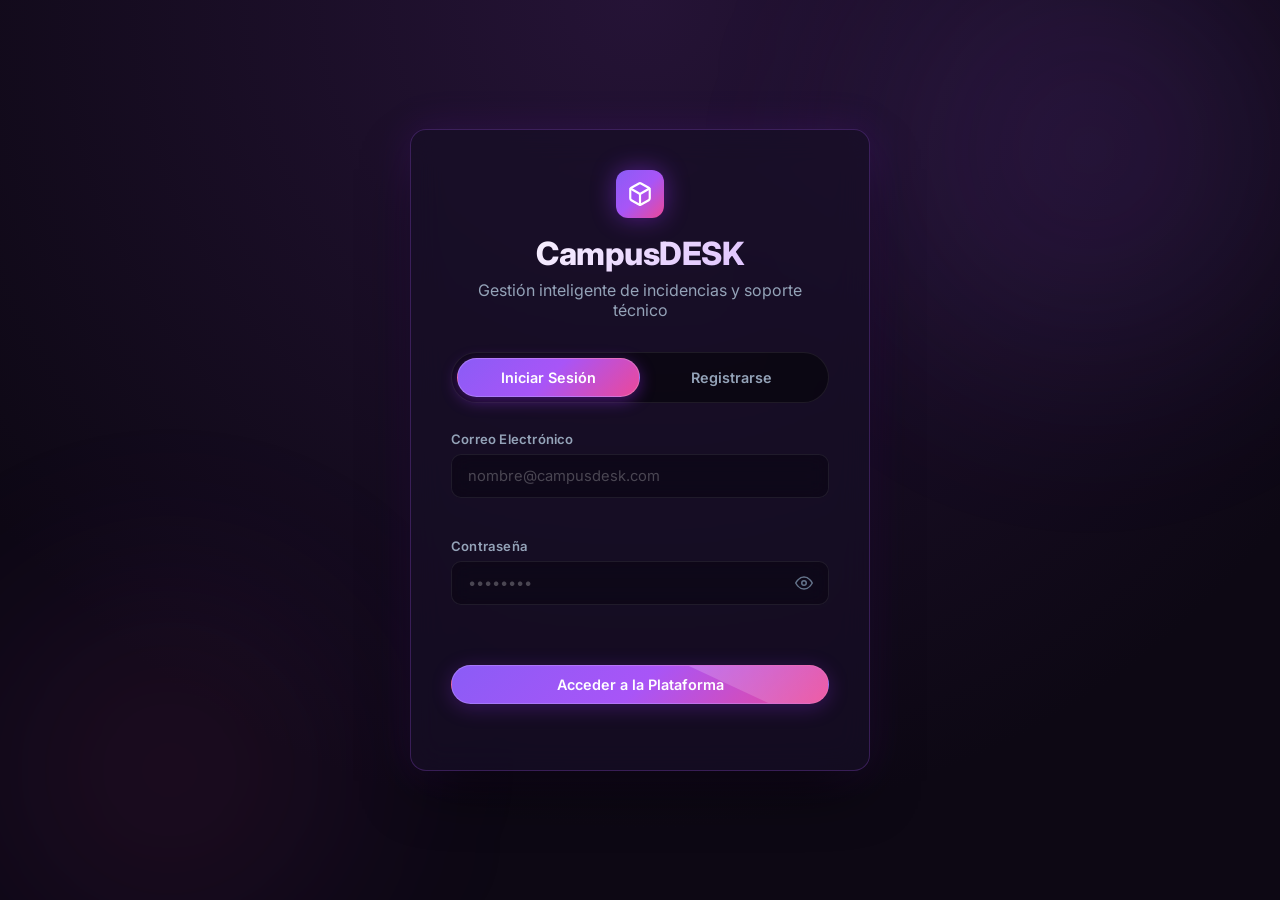
<file: Fronted/index.html>
<!DOCTYPE html>
<html lang="es">
<head>
    <meta charset="UTF-8">
    <meta name="viewport" content="width=device-width, initial-scale=1.0">
    <title>CampusDESK - Acceso</title>
    <link href="https://fonts.googleapis.com/css2?family=Inter:wght@400;500;600;700;800&display=swap" rel="stylesheet">
    <link rel="stylesheet" href="css/variables.css">
    <link rel="stylesheet" href="css/base.css">
    <link rel="stylesheet" href="css/components.css">
    <link rel="stylesheet" href="css/pages.css">
</head>
<body>
    <div class="purple-orb orb-1"></div>
    <div class="purple-orb orb-2"></div>
    
    <div class="auth-page">
        <div class="glass-card auth-container">
            <div class="auth-header">
                <div style="display: flex; justify-content: center; margin-bottom: 1rem;">
                    <div class="brand-icon" style="width: 48px; height: 48px; border-radius: 12px;">
                        <svg width="26" height="26" viewBox="0 0 24 24" fill="none" stroke="white" stroke-width="2" stroke-linecap="round" stroke-linejoin="round">
                            <path d="M21 16V8a2 2 0 0 0-1-1.73l-7-4a2 2 0 0 0-2 0l-7 4A2 2 0 0 0 3 8v8a2 2 0 0 0 1 1.73l7 4a2 2 0 0 0 2 0l7-4A2 2 0 0 0 21 16z"></path>
                            <polyline points="3.27 6.96 12 12.01 20.73 6.96"></polyline>
                            <line x1="12" y1="22.08" x2="12" y2="12"></line>
                        </svg>
                    </div>
                </div>
                <h1>CampusDESK</h1>
                <p class="text-muted">Gestión inteligente de incidencias y soporte técnico</p>
            </div>

            <div class="auth-tabs" id="auth-tabs-bar" role="tablist">
                <button type="button" class="auth-tab active" id="tab-login" role="tab" aria-selected="true" aria-controls="login-form">Iniciar Sesión</button>
                <button type="button" class="auth-tab" id="tab-register" role="tab" aria-selected="false" aria-controls="register-form">Registrarse</button>
            </div>

            <!-- Login Form -->
            <form id="login-form" role="tabpanel" aria-labelledby="tab-login">
                <div class="form-group">
                    <label class="form-label" for="login-email">Correo Electrónico</label>
                    <input type="email" id="login-email" class="form-control" placeholder="nombre@campusdesk.com" required autocomplete="email">
                    <span class="form-error" id="login-email-error"></span>
                </div>
                <div class="form-group">
                    <label class="form-label" for="login-password">Contraseña</label>
                    <div class="password-wrapper">
                        <input type="password" id="login-password" class="form-control" placeholder="••••••••" required autocomplete="current-password">
                        <button type="button" class="btn-toggle-password" id="btn-toggle-login-pwd" aria-label="Mostrar u ocultar contraseña">
                            <svg class="eye-open" width="18" height="18" viewBox="0 0 24 24" fill="none" stroke="currentColor" stroke-width="2" stroke-linecap="round" stroke-linejoin="round"><path d="M1 12s4-8 11-8 11 8 11 8-4 8-11 8-11-8-11-8z"></path><circle cx="12" cy="12" r="3"></circle></svg>
                            <svg class="eye-closed hidden" width="18" height="18" viewBox="0 0 24 24" fill="none" stroke="currentColor" stroke-width="2" stroke-linecap="round" stroke-linejoin="round"><path d="M17.94 17.94A10.07 10.07 0 0 1 12 20c-7 0-11-8-11-8a18.45 18.45 0 0 1 5.06-5.94M9.9 4.24A9.12 9.12 0 0 1 12 4c7 0 11 8 11 8a18.5 18.5 0 0 1-2.16 3.19m-6.72-1.07a3 3 0 1 1-4.24-4.24"></path><line x1="1" y1="1" x2="23" y2="23"></line></svg>
                        </button>
                    </div>
                    <span class="form-error" id="login-password-error"></span>
                </div>
                <button type="submit" class="btn btn-primary" style="width: 100%; margin-top: 1.25rem;" id="btn-login">
                    Acceder a la Plataforma
                </button>
                <div id="login-general-error" class="form-error text-center" style="margin-top: 10px;"></div>
            </form>

            <!-- Register Form -->
            <form id="register-form" class="hidden" role="tabpanel" aria-labelledby="tab-register">
                <div style="display: grid; grid-template-columns: 1fr 1fr; gap: 1rem;">
                    <div class="form-group">
                        <label class="form-label" for="reg-firstname">Nombre</label>
                        <input type="text" id="reg-firstname" class="form-control" placeholder="Juan" required autocomplete="given-name">
                        <span class="form-error" id="reg-firstname-error"></span>
                    </div>
                    <div class="form-group">
                        <label class="form-label" for="reg-lastname">Apellido</label>
                        <input type="text" id="reg-lastname" class="form-control" placeholder="Pérez" required autocomplete="family-name">
                        <span class="form-error" id="reg-lastname-error"></span>
                    </div>
                </div>
                <div class="form-group">
                    <label class="form-label" for="reg-email">Correo Electrónico</label>
                    <input type="email" id="reg-email" class="form-control" placeholder="nombre@campusdesk.com" required autocomplete="email">
                    <span class="form-error" id="reg-email-error"></span>
                </div>
                <div class="form-group">
                    <label class="form-label" for="reg-password">Contraseña</label>
                    <div class="password-wrapper">
                        <input type="password" id="reg-password" class="form-control" placeholder="••••••••" required minlength="6" autocomplete="new-password">
                        <button type="button" class="btn-toggle-password" id="btn-toggle-reg-pwd" aria-label="Mostrar u ocultar contraseña">
                            <svg class="eye-open" width="18" height="18" viewBox="0 0 24 24" fill="none" stroke="currentColor" stroke-width="2" stroke-linecap="round" stroke-linejoin="round"><path d="M1 12s4-8 11-8 11 8 11 8-4 8-11 8-11-8-11-8z"></path><circle cx="12" cy="12" r="3"></circle></svg>
                            <svg class="eye-closed hidden" width="18" height="18" viewBox="0 0 24 24" fill="none" stroke="currentColor" stroke-width="2" stroke-linecap="round" stroke-linejoin="round"><path d="M17.94 17.94A10.07 10.07 0 0 1 12 20c-7 0-11-8-11-8a18.45 18.45 0 0 1 5.06-5.94M9.9 4.24A9.12 9.12 0 0 1 12 4c7 0 11 8 11 8a18.5 18.5 0 0 1-2.16 3.19m-6.72-1.07a3 3 0 1 1-4.24-4.24"></path><line x1="1" y1="1" x2="23" y2="23"></line></svg>
                        </button>
                    </div>
                    <!-- Indicador visual de fortaleza de contraseña -->
                    <div class="password-strength-container" id="strength-container" style="display: none;">
                        <div class="password-strength-track">
                            <div class="password-strength-bar" id="strength-bar"></div>
                        </div>
                        <span class="password-strength-text" id="strength-text">Seguridad de contraseña</span>
                    </div>
                    <span class="form-error" id="reg-password-error"></span>
                    <small class="text-muted" style="display:block; margin-top:4px; font-size:0.75rem;">Mínimo 6 caracteres</small>
                </div>
                <button type="submit" class="btn btn-primary" style="width: 100%; margin-top: 1.25rem;" id="btn-register">
                    Crear Cuenta
                </button>
                <div id="reg-general-error" class="form-error text-center" style="margin-top: 10px;"></div>
            </form>
        </div>
    </div>

    <script type="module" src="js/index.js"></script>
</body>
</html>
</file>
<file: Fronted/css/variables.css>
:root {
  /* Fondo general - Deep dark violet con iluminación ambiental */
  --bg-page: #0d0814;
  --bg-page-gradient: radial-gradient(circle at 50% 0%, #251336 0%, #0d0814 75%);
  
  /* Layout y Glassmorphism */
  --bg-sidebar: #090510;
  --bg-main: linear-gradient(145deg, #120a1d 0%, #1b0e2b 100%);
  --bg-card: rgba(23, 14, 38, 0.72);
  --bg-card-hover: rgba(35, 20, 58, 0.85);
  --bg-glass-subtle: rgba(255, 255, 255, 0.035);
  --bg-input: rgba(12, 7, 20, 0.65);
  --bg-input-focus: rgba(18, 10, 32, 0.85);
  
  /* Acentos y brillos morados modernos */
  --accent: #9b30ff;
  --accent-primary: #9b30ff;
  --accent-hover: #b046ff;
  --accent-light: #c084fc;
  --accent-dark: #6b21a8;
  --accent-gradient: linear-gradient(135deg, #8b5cf6 0%, #a855f7 50%, #ec4899 100%);
  --accent-gradient-subtle: linear-gradient(135deg, rgba(139, 92, 246, 0.2) 0%, rgba(236, 72, 153, 0.15) 100%);
  --accent-glow: 0 0 25px rgba(155, 48, 255, 0.45);
  --accent-glow-subtle: 0 4px 20px rgba(155, 48, 255, 0.25);
  --accent-glow-strong: 0 0 35px rgba(168, 85, 247, 0.65);
  
  /* Sombras Glass */
  --card-shadow: 0 14px 38px -10px rgba(0, 0, 0, 0.65), 0 0 0 1px rgba(255, 255, 255, 0.05);
  --card-shadow-hover: 0 20px 48px -10px rgba(0, 0, 0, 0.75), 0 0 28px rgba(155, 48, 255, 0.25), 0 0 0 1px rgba(168, 85, 247, 0.35);
  --modal-shadow: 0 30px 70px -15px rgba(0, 0, 0, 0.85), 0 0 35px rgba(155, 48, 255, 0.2);
  
  /* Textos */
  --text-primary: #f8fafc;
  --text-secondary: #94a3b8;
  --text-muted: #64748b;
  --text-inverse: #090510;
  
  /* Bordes */
  --border: rgba(255, 255, 255, 0.08);
  --border-subtle: rgba(255, 255, 255, 0.04);
  --border-hover: rgba(168, 85, 247, 0.45);
  --border-focus: rgba(168, 85, 247, 0.75);
  
  /* Estados (Tickets) */
  --color-opened: #38bdf8;      /* Azul cian moderno */
  --color-assigned: #a78bfa;    /* Violeta claro */
  --color-in_process: #fbbf24;  /* Ámbar radiante */
  --color-resolved: #34d399;    /* Esmeralda */
  --color-closed: #94a3b8;      /* Pizarra fría */
  
  /* Prioridades */
  --color-low: #34d399;         /* Verde */
  --color-medium: #fbbf24;      /* Ámbar */
  --color-high: #fb923c;        /* Naranja */
  --color-critic: #f87171;      /* Rojo coral */
  
  /* Roles */
  --role-admin: #c084fc;        /* Violeta Admin */
  --role-technician: #38bdf8;   /* Azul Técnico */
  --role-user: #34d399;         /* Esmeralda Usuario */
  
  /* Tipografía y bordes */
  --font-family: 'Inter', system-ui, -apple-system, BlinkMacSystemFont, 'Segoe UI', Roboto, sans-serif;
  --radius-xs: 6px;
  --radius-sm: 10px;
  --radius-md: 16px;
  --radius-lg: 24px;
  --radius-full: 9999px;
  
  /* Animaciones y Transiciones */
  --transition-fast: 0.18s cubic-bezier(0.4, 0, 0.2, 1);
  --transition-normal: 0.28s cubic-bezier(0.4, 0, 0.2, 1);
  --transition-bounce: 0.4s cubic-bezier(0.34, 1.56, 0.64, 1);
}
</file>
<file: Fronted/css/base.css>
* {
  margin: 0;
  padding: 0;
  box-sizing: border-box;
}

html, body {
  height: 100%;
}

body {
  font-family: var(--font-family);
  background: var(--bg-page-gradient);
  background-color: var(--bg-page);
  color: var(--text-primary);
  min-height: 100vh;
  display: flex;
  overflow-x: hidden;
  -webkit-font-smoothing: antialiased;
  -moz-osx-font-smoothing: grayscale;
}

/* Scrollbar styling */
::-webkit-scrollbar {
  width: 8px;
  height: 8px;
}
::-webkit-scrollbar-track {
  background: rgba(0, 0, 0, 0.25); 
}
::-webkit-scrollbar-thumb {
  background: rgba(255, 255, 255, 0.14); 
  border-radius: var(--radius-full);
}
::-webkit-scrollbar-thumb:hover {
  background: rgba(168, 85, 247, 0.5); 
}

a {
  color: var(--text-primary);
  text-decoration: none;
  transition: var(--transition-normal);
}

ul {
  list-style: none;
}

button {
  cursor: pointer;
  border: none;
  background: none;
  font-family: inherit;
  color: inherit;
  outline: none;
}

input, textarea, select {
  font-family: inherit;
  color: inherit;
}

/* Accesibilidad: Foco visible universal */
:focus-visible {
  outline: 2px solid var(--accent);
  outline-offset: 3px;
  border-radius: var(--radius-xs);
}

/* Layout App (Sidebar + Main) - Soporta tanto .app-container como .app-layout */
.app-container,
.app-layout {
  display: flex;
  width: 100vw;
  height: 100vh;
  overflow: hidden;
  position: relative;
  z-index: 1;
}

/* Main Content Area */
.main-content {
  flex: 1;
  background: var(--bg-main);
  border-radius: var(--radius-lg) 0 0 var(--radius-lg);
  margin-top: 14px;
  margin-bottom: 14px;
  margin-right: 14px;
  border: 1px solid var(--border);
  box-shadow: -10px 0 35px rgba(0, 0, 0, 0.6);
  display: flex;
  flex-direction: column;
  overflow: hidden;
  min-width: 0;
  position: relative;
}

.content-scroll {
  flex: 1;
  overflow-y: auto;
  padding: 2rem;
  scroll-behavior: smooth;
}

/* Header */
.top-header {
  display: flex;
  justify-content: space-between;
  align-items: center;
  padding: 1.25rem 2rem;
  border-bottom: 1px solid var(--border);
  background: rgba(14, 9, 23, 0.5);
  backdrop-filter: blur(14px);
  -webkit-backdrop-filter: blur(14px);
  z-index: 5;
}

.header-title {
  display: flex;
  align-items: center;
  gap: 1rem;
}

.header-title h2 {
  font-size: 1.45rem;
  font-weight: 700;
  letter-spacing: -0.4px;
  line-height: 1.3;
  background: linear-gradient(135deg, #ffffff 0%, #e2e8f0 100%);
  -webkit-background-clip: text;
  -webkit-text-fill-color: transparent;
}

.text-muted {
  color: var(--text-secondary);
}

/* Botón Hamburguesa móvil */
.btn-mobile-nav {
  display: none;
  align-items: center;
  justify-content: center;
  width: 38px;
  height: 38px;
  border-radius: var(--radius-sm);
  background: rgba(255, 255, 255, 0.05);
  border: 1px solid var(--border);
  color: var(--text-primary);
  margin-right: 0.5rem;
  transition: var(--transition-fast);
}

.btn-mobile-nav:hover {
  background: rgba(155, 48, 255, 0.15);
  border-color: var(--border-hover);
  color: var(--accent-light);
}

/* Telón / Backdrop de sidebar móvil */
.sidebar-backdrop {
  display: none;
  position: fixed;
  inset: 0;
  background: rgba(0, 0, 0, 0.75);
  backdrop-filter: blur(4px);
  -webkit-backdrop-filter: blur(4px);
  z-index: 99;
  opacity: 0;
  pointer-events: none;
  transition: opacity 0.3s ease;
}

.sidebar-backdrop.active {
  opacity: 1;
  pointer-events: auto;
}

/* Orbes decorativos ambientales */
@keyframes orbFloat {
  0%, 100% {
    transform: translate(0, 0) scale(1);
  }
  50% {
    transform: translate(-35px, 35px) scale(1.15);
  }
}

@keyframes orbFloatAlt {
  0%, 100% {
    transform: translate(0, 0) scale(1);
  }
  50% {
    transform: translate(40px, -30px) scale(1.1);
  }
}

.purple-orb {
  position: fixed;
  border-radius: 50%;
  filter: blur(90px);
  z-index: 0;
  pointer-events: none;
  opacity: 0.6;
}

.orb-1 { 
  width: 580px;
  height: 580px;
  top: -140px; 
  right: -100px;
  background: radial-gradient(circle, rgba(168, 85, 247, 0.25) 0%, rgba(139, 92, 246, 0.08) 55%, rgba(0,0,0,0) 75%);
  animation: orbFloat 16s ease-in-out infinite alternate;
}

.orb-2 { 
  width: 520px;
  height: 520px;
  bottom: -130px; 
  left: -90px;
  background: radial-gradient(circle, rgba(236, 72, 153, 0.18) 0%, rgba(147, 51, 234, 0.07) 50%, rgba(0,0,0,0) 75%);
  animation: orbFloatAlt 20s ease-in-out infinite alternate-reverse;
}

/* Responsive & Mobile Drawer */
@media (max-width: 860px) {
  .btn-mobile-nav {
    display: inline-flex;
  }
  
  .sidebar-backdrop {
    display: block;
  }
  
  .app-container,
  .app-layout {
    flex-direction: column;
    height: 100vh;
  }

  .sidebar {
    position: fixed;
    top: 0;
    bottom: 0;
    left: 0;
    width: 280px;
    height: 100%;
    z-index: 100;
    transform: translateX(-100%);
    box-shadow: 10px 0 30px rgba(0, 0, 0, 0.7);
    transition: transform 0.3s cubic-bezier(0.4, 0, 0.2, 1);
  }

  .sidebar.open {
    transform: translateX(0);
  }

  .main-content {
    border-radius: 0;
    margin: 0;
    height: 100%;
  }

  .top-header {
    padding: 1rem 1.25rem;
  }

  .content-scroll {
    padding: 1.25rem 1rem;
  }
}

/* Accesibilidad: Respetar prefers-reduced-motion */
@media (prefers-reduced-motion: reduce) {
  *, *::before, *::after {
    animation-duration: 0.001ms !important;
    animation-iteration-count: 1 !important;
    transition-duration: 0.001ms !important;
    scroll-behavior: auto !important;
  }
  .purple-orb {
    animation: none !important;
  }
}
</file>
<file: Fronted/css/components.css>
/* ==============================================================================
   SIDEBAR
   ============================================================================== */
.sidebar {
  width: 260px;
  background: var(--bg-sidebar);
  display: flex;
  flex-direction: column;
  padding: 1.5rem;
  border-right: 1px solid var(--border);
  z-index: 10;
  transition: transform var(--transition-normal);
  user-select: none;
}

.brand {
  display: flex;
  align-items: center;
  gap: 12px;
  margin-bottom: 2rem;
  text-decoration: none;
}

.brand-icon {
  width: 36px;
  height: 36px;
  background: var(--accent-gradient);
  border-radius: var(--radius-sm);
  display: flex;
  align-items: center;
  justify-content: center;
  box-shadow: var(--accent-glow);
  transition: transform var(--transition-bounce);
  flex-shrink: 0;
}

.brand:hover .brand-icon {
  transform: rotate(8deg) scale(1.08);
}

.brand-text {
  font-size: 1.25rem;
  font-weight: 700;
  letter-spacing: -0.5px;
  background: linear-gradient(135deg, #ffffff 0%, #d8b4fe 100%);
  -webkit-background-clip: text;
  -webkit-text-fill-color: transparent;
}

.btn-new-ticket {
  display: inline-flex;
  align-items: center;
  justify-content: center;
  gap: 10px;
  width: 100%;
  padding: 12px 18px;
  background: linear-gradient(135deg, rgba(155, 48, 255, 0.2) 0%, rgba(192, 38, 211, 0.15) 100%);
  border: 1px solid rgba(168, 85, 247, 0.4);
  border-radius: var(--radius-full);
  color: var(--text-primary);
  font-weight: 600;
  font-size: 0.92rem;
  margin-bottom: 2rem;
  box-shadow: 0 4px 16px rgba(0, 0, 0, 0.25);
  position: relative;
  overflow: hidden;
  transition: all var(--transition-normal);
}

.btn-new-ticket::after {
  content: '';
  position: absolute;
  top: -50%;
  left: -50%;
  width: 200%;
  height: 200%;
  background: linear-gradient(60deg, transparent, rgba(255, 255, 255, 0.12), transparent);
  transform: rotate(25deg) translateY(-100%);
  transition: transform 0.6s ease;
}

.btn-new-ticket:hover {
  border-color: rgba(168, 85, 247, 0.8);
  background: linear-gradient(135deg, rgba(155, 48, 255, 0.35) 0%, rgba(192, 38, 211, 0.25) 100%);
  transform: translateY(-2px);
  box-shadow: 0 8px 24px rgba(155, 48, 255, 0.35);
}

.btn-new-ticket:hover::after {
  transform: rotate(25deg) translateY(100%);
}

.nav-section {
  margin-bottom: 1.75rem;
}

.nav-label {
  font-size: 0.72rem;
  text-transform: uppercase;
  color: var(--text-muted);
  font-weight: 700;
  letter-spacing: 0.8px;
  margin-bottom: 0.65rem;
  padding-left: 14px;
}

.nav-menu {
  display: flex;
  flex-direction: column;
  gap: 6px;
}

.nav-item {
  display: flex;
  align-items: center;
  gap: 12px;
  padding: 10px 14px;
  border-radius: var(--radius-sm);
  color: var(--text-secondary);
  font-weight: 500;
  font-size: 0.92rem;
  transition: all var(--transition-fast);
  border: 1px solid transparent;
  position: relative;
}

.nav-item svg {
  width: 18px;
  height: 18px;
  transition: transform var(--transition-fast);
  flex-shrink: 0;
}

.nav-item:hover {
  color: var(--text-primary);
  background: rgba(255, 255, 255, 0.05);
  transform: translateX(4px);
  border-color: rgba(255, 255, 255, 0.06);
}

.nav-item:hover svg {
  transform: scale(1.12);
  color: var(--accent-light);
}

.nav-item.active {
  color: #ffffff;
  background: linear-gradient(90deg, rgba(155, 48, 255, 0.22) 0%, rgba(155, 48, 255, 0.06) 100%);
  border: 1px solid rgba(168, 85, 247, 0.35);
  box-shadow: inset 3px 0 0 var(--accent);
  font-weight: 600;
}

.nav-item.active svg {
  color: var(--accent-light);
}

.user-card {
  margin-top: auto;
  padding-top: 1.25rem;
  border-top: 1px solid var(--border);
  display: flex;
  flex-direction: column;
  gap: 12px;
}

.user-info {
  display: flex;
  align-items: center;
  gap: 12px;
}

.avatar {
  width: 40px;
  height: 40px;
  border-radius: 50%;
  background: var(--accent-gradient);
  display: flex;
  align-items: center;
  justify-content: center;
  font-weight: 700;
  font-size: 0.95rem;
  box-shadow: 0 4px 14px rgba(155, 48, 255, 0.4);
  color: white;
  flex-shrink: 0;
}

.user-details {
  display: flex;
  flex-direction: column;
  min-width: 0;
}

.user-name {
  font-size: 0.9rem;
  font-weight: 600;
  color: var(--text-primary);
  white-space: nowrap;
  overflow: hidden;
  text-overflow: ellipsis;
}

.user-role {
  font-size: 0.72rem;
  color: var(--text-secondary);
  text-transform: uppercase;
  letter-spacing: 0.5px;
  font-weight: 600;
}

.btn-logout {
  width: 100%;
  padding: 8px 14px;
  border: 1px solid var(--border);
  border-radius: var(--radius-full);
  color: var(--text-secondary);
  font-size: 0.85rem;
  font-weight: 500;
  transition: all var(--transition-fast);
  background: rgba(0, 0, 0, 0.25);
  display: flex;
  align-items: center;
  justify-content: center;
  gap: 8px;
}

.btn-logout:hover {
  background: rgba(239, 68, 68, 0.15);
  color: #fca5a5;
  border-color: rgba(239, 68, 68, 0.4);
  transform: translateY(-1px);
}

/* ==============================================================================
   BUTTONS (Pills con microinteracciones y efectos de brillo)
   ============================================================================== */
.btn {
  display: inline-flex;
  align-items: center;
  justify-content: center;
  gap: 8px;
  padding: 10px 22px;
  border-radius: var(--radius-full);
  font-size: 0.9rem;
  font-weight: 600;
  transition: all var(--transition-normal);
  position: relative;
  overflow: hidden;
  cursor: pointer;
  user-select: none;
}

.btn:active:not(:disabled) {
  transform: scale(0.97);
}

.btn:disabled {
  opacity: 0.5;
  cursor: not-allowed;
  transform: none !important;
}

.btn-primary {
  background: var(--accent-gradient);
  color: #ffffff;
  box-shadow: var(--accent-glow-subtle);
  border: 1px solid rgba(255, 255, 255, 0.18);
}

.btn-primary::after {
  content: '';
  position: absolute;
  top: -50%;
  left: -50%;
  width: 200%;
  height: 200%;
  background: linear-gradient(60deg, transparent, rgba(255, 255, 255, 0.2), transparent);
  transform: rotate(25deg) translateY(-100%);
  transition: transform 0.65s ease;
}

.btn-primary:hover:not(:disabled) {
  transform: translateY(-2px);
  box-shadow: 0 8px 25px rgba(155, 48, 255, 0.5);
  filter: brightness(1.1);
}

.btn-primary:hover:not(:disabled)::after {
  transform: rotate(25deg) translateY(100%);
}

.btn-secondary {
  background: rgba(255, 255, 255, 0.05);
  border: 1px solid var(--border);
  color: var(--text-primary);
  backdrop-filter: blur(8px);
}

.btn-secondary:hover:not(:disabled) {
  background: rgba(255, 255, 255, 0.1);
  border-color: rgba(168, 85, 247, 0.4);
  transform: translateY(-1px);
  color: #ffffff;
}

.btn-danger {
  background: rgba(239, 68, 68, 0.15);
  border: 1px solid rgba(239, 68, 68, 0.35);
  color: #f87171;
}

.btn-danger:hover:not(:disabled) {
  background: rgba(239, 68, 68, 0.25);
  border-color: rgba(239, 68, 68, 0.6);
  color: #ffffff;
  transform: translateY(-1px);
}

/* Efecto Ripple al hacer clic */
.ripple {
  position: absolute;
  border-radius: 50%;
  transform: scale(0);
  animation: rippleAnimation 0.6s linear;
  background: rgba(255, 255, 255, 0.35);
  pointer-events: none;
}

@keyframes rippleAnimation {
  to {
    transform: scale(4);
    opacity: 0;
  }
}

/* ==============================================================================
   CARDS & GLASSMORPHISM
   ============================================================================== */
.glass-card {
  background: var(--bg-card);
  border: 1px solid var(--border);
  border-radius: var(--radius-md);
  padding: 1.5rem;
  backdrop-filter: blur(16px);
  -webkit-backdrop-filter: blur(16px);
  box-shadow: var(--card-shadow);
  transition: transform var(--transition-normal), box-shadow var(--transition-normal), border-color var(--transition-normal);
  position: relative;
  overflow: hidden;
}

.glass-card:hover {
  border-color: var(--border-hover);
  box-shadow: var(--card-shadow-hover);
}

/* ==============================================================================
   STEPPER ANIMADO DEL CICLO DE VIDA (ABIERTA -> ASIGNADA -> EN_PROCESO -> RESUELTA -> CERRADA)
   ============================================================================== */
.stepper {
  display: flex;
  align-items: center;
  justify-content: space-between;
  width: 100%;
  position: relative;
  padding: 1.5rem 0.5rem 0.75rem 0.5rem;
}

.step {
  display: flex;
  flex-direction: column;
  align-items: center;
  position: relative;
  flex: 1;
  z-index: 2;
  transition: all var(--transition-normal);
}

/* Línea conectora entre pasos */
.step:not(:last-child)::after {
  content: '';
  position: absolute;
  top: 20px;
  left: 50%;
  width: 100%;
  height: 3px;
  background: rgba(255, 255, 255, 0.08);
  z-index: -1;
  transition: background 0.4s ease;
}

.step.completed:not(:last-child)::after {
  background: linear-gradient(90deg, #9b30ff 0%, #a855f7 100%);
  box-shadow: 0 0 10px rgba(155, 48, 255, 0.5);
}

.step-marker {
  width: 40px;
  height: 40px;
  border-radius: 50%;
  background: rgba(18, 11, 28, 0.95);
  border: 2px solid rgba(255, 255, 255, 0.15);
  display: flex;
  align-items: center;
  justify-content: center;
  font-weight: 700;
  font-size: 0.9rem;
  color: var(--text-muted);
  margin-bottom: 0.75rem;
  transition: all 0.3s cubic-bezier(0.34, 1.56, 0.64, 1);
}

.step-label {
  font-size: 0.75rem;
  font-weight: 600;
  color: var(--text-muted);
  text-transform: uppercase;
  letter-spacing: 0.6px;
  text-align: center;
  transition: color var(--transition-fast);
}

/* Paso Activo */
.step.active .step-marker {
  border-color: var(--accent);
  background: #180d2b;
  color: #ffffff;
  box-shadow: 0 0 0 5px rgba(155, 48, 255, 0.25), 0 0 20px rgba(155, 48, 255, 0.6);
  transform: scale(1.15);
  animation: pulseMarker 2s infinite ease-in-out;
}

.step.active .step-label {
  color: #ffffff;
  font-weight: 700;
  text-shadow: 0 0 10px rgba(155, 48, 255, 0.5);
}

/* Paso Completado */
.step.completed .step-marker {
  background: var(--accent-gradient);
  border-color: transparent;
  color: #ffffff;
  box-shadow: 0 0 14px rgba(155, 48, 255, 0.45);
}

.step.completed .step-label {
  color: var(--accent-light);
}

@keyframes pulseMarker {
  0%, 100% {
    box-shadow: 0 0 0 4px rgba(155, 48, 255, 0.25), 0 0 18px rgba(155, 48, 255, 0.6);
  }
  50% {
    box-shadow: 0 0 0 8px rgba(155, 48, 255, 0.1), 0 0 28px rgba(155, 48, 255, 0.85);
  }
}

@media (max-width: 680px) {
  .step-label {
    font-size: 0.65rem;
    letter-spacing: 0.2px;
  }
  .step-marker {
    width: 32px;
    height: 32px;
    font-size: 0.8rem;
  }
  .step:not(:last-child)::after {
    top: 16px;
  }
}

/* ==============================================================================
   COMMENTS (BURBUJAS TIPO CHAT CON ROLES Y AVATAR)
   ============================================================================== */
.comments-section h3 {
  font-size: 1.15rem;
  font-weight: 700;
  letter-spacing: -0.3px;
  margin-bottom: 1rem;
}

.comment-list {
  display: flex;
  flex-direction: column;
  gap: 1.25rem;
}

.comment {
  display: flex;
  gap: 12px;
  align-items: flex-start;
  animation: commentFadeIn 0.35s ease-out;
}

@keyframes commentFadeIn {
  from { opacity: 0; transform: translateY(10px); }
  to { opacity: 1; transform: translateY(0); }
}

.comment-avatar {
  width: 38px;
  height: 38px;
  border-radius: 50%;
  display: flex;
  align-items: center;
  justify-content: center;
  font-weight: 700;
  font-size: 0.9rem;
  color: white;
  flex-shrink: 0;
  box-shadow: 0 4px 12px rgba(0, 0, 0, 0.4);
}

/* Roles en avatar de comentarios */
.comment-avatar.role-admin {
  background: linear-gradient(135deg, #a855f7 0%, #ec4899 100%);
  border: 2px solid rgba(236, 72, 153, 0.4);
}

.comment-avatar.role-technician {
  background: linear-gradient(135deg, #38bdf8 0%, #6366f1 100%);
  border: 2px solid rgba(56, 189, 248, 0.4);
}

.comment-avatar.role-user {
  background: linear-gradient(135deg, #34d399 0%, #059669 100%);
  border: 2px solid rgba(52, 211, 153, 0.4);
}

.comment-bubble {
  flex: 1;
  background: rgba(18, 11, 28, 0.7);
  border: 1px solid var(--border);
  border-radius: 18px 18px 18px 4px;
  padding: 1rem 1.25rem;
  box-shadow: 0 4px 18px rgba(0, 0, 0, 0.35);
  position: relative;
  transition: border-color var(--transition-fast);
}

.comment-bubble:hover {
  border-color: rgba(168, 85, 247, 0.35);
}

.comment-header {
  display: flex;
  justify-content: space-between;
  align-items: center;
  margin-bottom: 0.5rem;
  gap: 8px;
  flex-wrap: wrap;
}

.comment-author-wrap {
  display: flex;
  align-items: center;
  gap: 8px;
}

.comment-author {
  font-weight: 600;
  font-size: 0.9rem;
  color: var(--text-primary);
}

.comment-role-tag {
  font-size: 0.68rem;
  font-weight: 600;
  padding: 2px 8px;
  border-radius: var(--radius-full);
  text-transform: uppercase;
  letter-spacing: 0.4px;
}

.comment-role-tag.admin {
  background: rgba(168, 85, 247, 0.15);
  color: #c084fc;
  border: 1px solid rgba(168, 85, 247, 0.35);
}

.comment-role-tag.technician {
  background: rgba(56, 189, 248, 0.15);
  color: #38bdf8;
  border: 1px solid rgba(56, 189, 248, 0.35);
}

.comment-role-tag.user {
  background: rgba(52, 211, 153, 0.15);
  color: #34d399;
  border: 1px solid rgba(52, 211, 153, 0.35);
}

.comment-date {
  font-size: 0.75rem;
  color: var(--text-muted);
}

.comment-text {
  font-size: 0.92rem;
  line-height: 1.55;
  color: #e2e8f0;
  word-break: break-word;
}

/* ==============================================================================
   TIMELINE VERTICAL DE AUDITORÍA / HISTORIAL
   ============================================================================== */
.timeline {
  display: flex;
  flex-direction: column;
  gap: 1.5rem;
  position: relative;
  padding-left: 28px;
  margin-top: 1rem;
}

.timeline::before {
  content: '';
  position: absolute;
  left: 8px;
  top: 8px;
  bottom: 8px;
  width: 2px;
  background: linear-gradient(180deg, var(--accent) 0%, rgba(168, 85, 247, 0.2) 100%);
  box-shadow: 0 0 8px rgba(155, 48, 255, 0.4);
}

.timeline-item {
  position: relative;
  animation: fadeIn 0.35s ease-out;
}

.timeline-item::before {
  content: '';
  position: absolute;
  left: -28px;
  top: 4px;
  width: 14px;
  height: 14px;
  border-radius: 50%;
  background: var(--accent);
  border: 3px solid var(--bg-sidebar);
  box-shadow: 0 0 12px rgba(155, 48, 255, 0.85);
  transition: transform var(--transition-fast);
}

.timeline-item:hover::before {
  transform: scale(1.3);
}

.timeline-date {
  font-size: 0.74rem;
  color: var(--text-muted);
  margin-bottom: 4px;
  font-weight: 500;
}

.timeline-content {
  font-size: 0.9rem;
  color: var(--text-primary);
  line-height: 1.45;
}

/* ==============================================================================
   FORMULARIOS, LABELS FLOTANTES Y PASSWORD STRENGTH
   ============================================================================== */
.form-group {
  margin-bottom: 1.25rem;
  position: relative;
}

.form-label {
  display: block;
  font-size: 0.82rem;
  font-weight: 600;
  color: var(--text-secondary);
  margin-bottom: 0.45rem;
  letter-spacing: 0.2px;
  transition: color var(--transition-fast);
}

.form-group:focus-within .form-label {
  color: var(--accent-light);
}

.form-control {
  width: 100%;
  padding: 12px 16px;
  background: var(--bg-input);
  border: 1px solid var(--border);
  border-radius: var(--radius-sm);
  color: var(--text-primary);
  font-size: 0.92rem;
  transition: all var(--transition-fast);
  backdrop-filter: blur(10px);
}

.form-control:focus {
  outline: none;
  border-color: var(--border-focus);
  box-shadow: 0 0 0 3px rgba(155, 48, 255, 0.25), 0 0 15px rgba(155, 48, 255, 0.2);
  background: var(--bg-input-focus);
}

.form-control::placeholder {
  color: rgba(255, 255, 255, 0.25);
}

/* Input con wrapper para toggle de password */
.password-wrapper {
  position: relative;
  display: flex;
  align-items: center;
}

.password-wrapper .form-control {
  padding-right: 44px;
}

.btn-toggle-password {
  position: absolute;
  right: 12px;
  background: transparent;
  border: none;
  color: var(--text-muted);
  cursor: pointer;
  padding: 4px;
  display: flex;
  align-items: center;
  justify-content: center;
  border-radius: var(--radius-xs);
  transition: color var(--transition-fast);
}

.btn-toggle-password:hover {
  color: var(--accent-light);
}

/* Indicador de Fortaleza de Contraseña */
.password-strength-container {
  margin-top: 8px;
  display: flex;
  flex-direction: column;
  gap: 4px;
}

.password-strength-track {
  width: 100%;
  height: 4px;
  background: rgba(255, 255, 255, 0.1);
  border-radius: var(--radius-full);
  overflow: hidden;
}

.password-strength-bar {
  height: 100%;
  width: 0%;
  transition: width 0.3s ease, background 0.3s ease;
  border-radius: var(--radius-full);
}

.strength-weak {
  width: 30%;
  background: #f87171;
  box-shadow: 0 0 8px rgba(248, 113, 113, 0.6);
}

.strength-medium {
  width: 65%;
  background: #fbbf24;
  box-shadow: 0 0 8px rgba(251, 191, 36, 0.6);
}

.strength-strong {
  width: 100%;
  background: #34d399;
  box-shadow: 0 0 8px rgba(52, 211, 153, 0.6);
}

.password-strength-text {
  font-size: 0.72rem;
  font-weight: 500;
  color: var(--text-muted);
  transition: color var(--transition-fast);
}

.form-error {
  color: #f87171;
  font-size: 0.8rem;
  margin-top: 4px;
  display: block;
  min-height: 16px;
  transition: opacity var(--transition-fast);
}

/* ==============================================================================
   TABLA DE TICKETS MEJORADA
   ============================================================================== */
.tickets-table-container {
  width: 100%;
  overflow-x: auto;
  border-radius: var(--radius-md);
}

.tickets-table {
  width: 100%;
  border-collapse: collapse;
  text-align: left;
}

.tickets-table th {
  padding: 16px 20px;
  color: var(--text-muted);
  font-weight: 600;
  font-size: 0.78rem;
  text-transform: uppercase;
  letter-spacing: 0.7px;
  border-bottom: 1px solid var(--border);
  background: rgba(8, 4, 14, 0.4);
}

.tickets-table td {
  padding: 16px 20px;
  border-bottom: 1px solid var(--border-subtle);
  font-size: 0.92rem;
  vertical-align: middle;
}

.tickets-table tbody tr {
  cursor: pointer;
  transition: all var(--transition-fast);
  position: relative;
}

.tickets-table tbody tr:hover {
  background: rgba(155, 48, 255, 0.07);
  box-shadow: inset 3px 0 0 var(--accent);
}

.tickets-table tbody tr:hover td {
  color: #ffffff;
}

/* Quick Action visible al pasar el mouse */
.btn-quick-view {
  opacity: 0;
  transform: translateX(-6px);
  transition: all var(--transition-fast);
  display: inline-flex;
  align-items: center;
  gap: 4px;
  padding: 4px 10px;
  font-size: 0.75rem;
  font-weight: 600;
  border-radius: var(--radius-full);
  background: rgba(155, 48, 255, 0.2);
  border: 1px solid rgba(168, 85, 247, 0.4);
  color: #d8b4fe;
}

.tickets-table tbody tr:hover .btn-quick-view {
  opacity: 1;
  transform: translateX(0);
}

/* ==============================================================================
   BADGES (CON PUNTOS INDICADORES Y BORDES LUMINOSOS)
   ============================================================================== */
.badge {
  padding: 4px 12px;
  border-radius: var(--radius-full);
  font-size: 0.75rem;
  font-weight: 600;
  display: inline-flex;
  align-items: center;
  gap: 6px;
  letter-spacing: 0.3px;
  transition: all var(--transition-fast);
  white-space: nowrap;
}

.badge::before {
  content: '';
  width: 6px;
  height: 6px;
  border-radius: 50%;
  display: inline-block;
}

.badge:hover {
  transform: scale(1.05);
}

/* Estados */
.badge-state-OPENED {
  background: rgba(56, 189, 248, 0.14);
  color: #38bdf8;
  border: 1px solid rgba(56, 189, 248, 0.35);
}
.badge-state-OPENED::before { background: #38bdf8; box-shadow: 0 0 6px #38bdf8; }

.badge-state-ASSIGNED {
  background: rgba(167, 139, 250, 0.14);
  color: #a78bfa;
  border: 1px solid rgba(167, 139, 250, 0.35);
}
.badge-state-ASSIGNED::before { background: #a78bfa; box-shadow: 0 0 6px #a78bfa; }

.badge-state-IN_PROCESS {
  background: rgba(251, 191, 36, 0.14);
  color: #fbbf24;
  border: 1px solid rgba(251, 191, 36, 0.35);
}
.badge-state-IN_PROCESS::before { background: #fbbf24; box-shadow: 0 0 6px #fbbf24; }

.badge-state-RESOLVED {
  background: rgba(52, 211, 153, 0.14);
  color: #34d399;
  border: 1px solid rgba(52, 211, 153, 0.35);
}
.badge-state-RESOLVED::before { background: #34d399; box-shadow: 0 0 6px #34d399; }

.badge-state-CLOSED {
  background: rgba(148, 163, 184, 0.14);
  color: #94a3b8;
  border: 1px solid rgba(148, 163, 184, 0.35);
}
.badge-state-CLOSED::before { background: #94a3b8; }

/* Prioridades */
.badge-priority-LOW {
  background: rgba(52, 211, 153, 0.12);
  color: #34d399;
  border: 1px solid rgba(52, 211, 153, 0.3);
}
.badge-priority-LOW::before { background: #34d399; }

.badge-priority-MEDIUM {
  background: rgba(251, 191, 36, 0.12);
  color: #fbbf24;
  border: 1px solid rgba(251, 191, 36, 0.3);
}
.badge-priority-MEDIUM::before { background: #fbbf24; }

.badge-priority-HIGH {
  background: rgba(251, 146, 60, 0.12);
  color: #fb923c;
  border: 1px solid rgba(251, 146, 60, 0.3);
}
.badge-priority-HIGH::before { background: #fb923c; }

.badge-priority-CRITIC {
  background: rgba(248, 113, 113, 0.14);
  color: #f87171;
  border: 1px solid rgba(248, 113, 113, 0.35);
}
.badge-priority-CRITIC::before { background: #f87171; box-shadow: 0 0 6px #f87171; }

/* ==============================================================================
   SKELETON LOADERS
   ============================================================================== */
@keyframes shimmer {
  0% { background-position: -200% 0; }
  100% { background-position: 200% 0; }
}

.skeleton {
  background: linear-gradient(90deg, rgba(255, 255, 255, 0.04) 25%, rgba(255, 255, 255, 0.1) 50%, rgba(255, 255, 255, 0.04) 75%);
  background-size: 200% 100%;
  animation: shimmer 1.8s infinite ease-in-out;
  border-radius: var(--radius-xs);
  display: inline-block;
}

.skeleton-text {
  height: 14px;
  width: 100%;
}

.skeleton-pill {
  height: 24px;
  width: 75px;
  border-radius: var(--radius-full);
}

.skeleton-circle {
  border-radius: 50%;
}

/* ==============================================================================
   MODALES (APERTURA SUAVE CON ESCALA Y BLUR)
   ============================================================================== */
.modal-overlay {
  position: fixed;
  inset: 0;
  background: rgba(6, 3, 10, 0.8);
  backdrop-filter: blur(10px);
  -webkit-backdrop-filter: blur(10px);
  display: flex;
  align-items: center;
  justify-content: center;
  z-index: 1000;
  opacity: 0;
  pointer-events: none;
  transition: opacity 0.28s cubic-bezier(0.4, 0, 0.2, 1);
}

.modal-overlay.active {
  opacity: 1;
  pointer-events: auto;
}

.modal {
  background: #150d24;
  border: 1px solid rgba(168, 85, 247, 0.3);
  border-radius: var(--radius-md);
  width: 90%;
  max-width: 520px;
  transform: scale(0.92) translateY(20px);
  opacity: 0;
  transition: all 0.32s cubic-bezier(0.34, 1.56, 0.64, 1);
  box-shadow: var(--modal-shadow);
  overflow: hidden;
}

.modal-overlay.active .modal {
  transform: scale(1) translateY(0);
  opacity: 1;
}

.modal-header {
  padding: 1.25rem 1.75rem;
  border-bottom: 1px solid var(--border);
  display: flex;
  justify-content: space-between;
  align-items: center;
  background: rgba(255, 255, 255, 0.02);
}

.modal-title {
  font-size: 1.2rem;
  font-weight: 700;
  letter-spacing: -0.3px;
  color: var(--text-primary);
}

.btn-close {
  color: var(--text-muted);
  font-size: 1.25rem;
  padding: 4px;
  border-radius: var(--radius-xs);
  transition: all var(--transition-fast);
  display: flex;
  align-items: center;
  justify-content: center;
}

.btn-close:hover {
  color: #f87171;
  transform: scale(1.15) rotate(90deg);
}

.modal-body {
  padding: 1.75rem;
}

.modal-footer {
  padding: 1.25rem 1.75rem;
  border-top: 1px solid var(--border);
  display: flex;
  justify-content: flex-end;
  gap: 0.75rem;
  background: rgba(0, 0, 0, 0.2);
}

/* ==============================================================================
   TOASTS (ANIMADOS CON RESORTE Y BORDE LUMINOSO)
   ============================================================================== */
.toast-container {
  position: fixed;
  bottom: 2rem;
  right: 2rem;
  z-index: 9999;
  display: flex;
  flex-direction: column;
  gap: 12px;
  pointer-events: none;
}

.toast {
  padding: 14px 22px;
  border-radius: var(--radius-md);
  background: #180e29;
  border: 1px solid rgba(255, 255, 255, 0.12);
  color: white;
  display: flex;
  align-items: center;
  gap: 12px;
  box-shadow: 0 16px 36px rgba(0, 0, 0, 0.65), 0 0 20px rgba(155, 48, 255, 0.2);
  transform: translateX(120%);
  transition: transform 0.38s cubic-bezier(0.175, 0.885, 0.32, 1.275), opacity 0.3s ease;
  pointer-events: auto;
  min-width: 280px;
  max-width: 420px;
}

.toast.show {
  transform: translateX(0);
}

.toast.success { border-left: 4px solid var(--color-resolved); }
.toast.error { border-left: 4px solid var(--color-critic); }
.toast.info { border-left: 4px solid var(--color-opened); }

/* ==============================================================================
   SPINNER & MICRO-INTERACCIONES
   ============================================================================== */
.spinner {
  width: 22px;
  height: 22px;
  border: 2px solid rgba(255, 255, 255, 0.2);
  border-radius: 50%;
  border-top-color: var(--accent);
  animation: spin 0.75s linear infinite;
  display: inline-block;
}

@keyframes spin {
  to { transform: rotate(360deg); }
}

@keyframes fadeIn {
  from { opacity: 0; transform: translateY(8px); }
  to { opacity: 1; transform: translateY(0); }
}

/* ==============================================================================
   ESTADOS VACÍOS ILUSTRADOS (SVG INLINE)
   ============================================================================== */
.empty-state {
  display: flex;
  flex-direction: column;
  align-items: center;
  justify-content: center;
  padding: 3.5rem 2rem;
  text-align: center;
  animation: fadeIn 0.4s ease-out;
}

.empty-state svg {
  width: 56px !important;
  height: 56px !important;
  max-width: 56px !important;
  max-height: 56px !important;
  display: block;
  margin: 0 auto 1.25rem auto;
  color: #c084fc;
  filter: drop-shadow(0 4px 18px rgba(155, 48, 255, 0.45));
}

.empty-state h3 {
  font-size: 1.25rem;
  font-weight: 700;
  color: var(--text-primary);
  margin-bottom: 0.5rem;
  letter-spacing: -0.3px;
}

.empty-state p {
  font-size: 0.9rem;
  max-width: 380px;
  line-height: 1.5;
  color: var(--text-secondary);
  margin: 0 auto 1.25rem auto;
}

.empty-state .btn-reset-filters {
  display: inline-flex;
  align-items: center;
  gap: 8px;
  padding: 8px 20px;
  background: rgba(155, 48, 255, 0.15);
  border: 1px solid rgba(168, 85, 247, 0.4);
  border-radius: var(--radius-full);
  color: #d8b4fe;
  font-size: 0.88rem;
  font-weight: 600;
  cursor: pointer;
  transition: all var(--transition-normal);
}

.empty-state .btn-reset-filters:hover {
  background: rgba(155, 48, 255, 0.3);
  border-color: rgba(168, 85, 247, 0.8);
  color: #ffffff;
  transform: translateY(-2px);
  box-shadow: 0 4px 16px rgba(155, 48, 255, 0.35);
}

/* Interactive Role Option Cards (Admin) */
.role-option-card {
  display: flex;
  align-items: center;
  gap: 12px;
  padding: 12px 16px;
  background: rgba(255, 255, 255, 0.03);
  border: 1px solid var(--border);
  border-radius: var(--radius-sm);
  cursor: pointer;
  transition: all var(--transition-normal);
}

.role-option-card:hover {
  background: rgba(255, 255, 255, 0.08);
  border-color: rgba(168, 85, 247, 0.45);
  transform: translateX(4px);
  box-shadow: 0 4px 15px rgba(155, 48, 255, 0.15);
}

.role-option-card input[type="checkbox"] {
  accent-color: var(--accent);
  width: 18px;
  height: 18px;
  cursor: pointer;
}

.role-option-info {
  flex: 1;
}

.role-title {
  font-weight: 600;
  font-size: 0.95rem;
  display: flex;
  align-items: center;
}

/* Utilities */
.hidden { display: none !important; }
.text-center { text-align: center; }
.mt-1 { margin-top: 0.5rem; }
.mt-2 { margin-top: 1rem; }
.mt-3 { margin-top: 1.5rem; }
.mt-4 { margin-top: 2rem; }
.mb-1 { margin-bottom: 0.5rem; }
.mb-2 { margin-bottom: 1rem; }
.mb-3 { margin-bottom: 1.5rem; }
.mb-4 { margin-bottom: 2rem; }
</file>
<file: Fronted/css/pages.css>
/* ==============================================================================
   PAGES SPECIFIC STYLES
   ============================================================================== */

/* ==============================================================================
   1. AUTH PAGE (LOGIN & REGISTRO CON TRANSICIÓN SUAVE ENTRE TABS)
   ============================================================================== */
.auth-page {
  display: flex;
  align-items: center;
  justify-content: center;
  min-height: 100vh;
  width: 100vw;
  padding: 1.5rem;
  position: relative;
  z-index: 1;
}

.auth-container {
  width: 100%;
  max-width: 460px;
  padding: 2.5rem;
  z-index: 10;
  animation: authEntrance 0.5s cubic-bezier(0.34, 1.56, 0.64, 1);
  box-shadow: 0 25px 60px -15px rgba(0, 0, 0, 0.8), 0 0 40px rgba(155, 48, 255, 0.15);
  border: 1px solid rgba(168, 85, 247, 0.25);
  position: relative;
}

@keyframes authEntrance {
  from {
    opacity: 0;
    transform: scale(0.92) translateY(25px);
  }
  to {
    opacity: 1;
    transform: scale(1) translateY(0);
  }
}

.back-link {
  display: inline-flex;
  align-items: center;
  gap: 8px;
  font-size: 0.85rem;
  color: var(--text-secondary);
  margin-bottom: 1.5rem;
  transition: all var(--transition-fast);
}

.back-link:hover {
  color: var(--accent-light);
  transform: translateX(-3px);
}

.auth-header {
  text-align: center;
  margin-bottom: 2rem;
}

.auth-header h1 {
  font-size: 2rem;
  font-weight: 800;
  letter-spacing: -0.5px;
  margin-bottom: 0.4rem;
  background: linear-gradient(135deg, #ffffff 0%, #d8b4fe 100%);
  -webkit-background-clip: text;
  -webkit-text-fill-color: transparent;
}

/* Tabs con deslizador animado */
.auth-tabs {
  display: flex;
  margin-bottom: 1.75rem;
  background: rgba(0, 0, 0, 0.45);
  border-radius: var(--radius-full);
  padding: 5px;
  border: 1px solid var(--border);
  position: relative;
}

.auth-tab {
  flex: 1;
  padding: 10px 16px;
  text-align: center;
  border-radius: var(--radius-full);
  color: var(--text-secondary);
  font-weight: 600;
  font-size: 0.9rem;
  transition: all 0.28s cubic-bezier(0.4, 0, 0.2, 1);
  cursor: pointer;
  border: 1px solid transparent;
}

.auth-tab.active {
  background: var(--accent-gradient);
  color: #ffffff;
  box-shadow: 0 4px 16px rgba(155, 48, 255, 0.4);
  border-color: rgba(255, 255, 255, 0.2);
}

.auth-tab:not(.active):hover {
  color: var(--text-primary);
  background: rgba(255, 255, 255, 0.05);
}

/* Transición suave para los formularios auth */
#login-form,
#register-form {
  animation: authFormSlide 0.35s cubic-bezier(0.4, 0, 0.2, 1);
}

@keyframes authFormSlide {
  from {
    opacity: 0;
    transform: translateY(12px);
  }
  to {
    opacity: 1;
    transform: translateY(0);
  }
}

/* ==============================================================================
   2. DASHBOARD
   ============================================================================== */
.stats-grid {
  display: grid;
  grid-template-columns: repeat(auto-fit, minmax(190px, 1fr));
  gap: 1.25rem;
  margin-bottom: 2rem;
}

.stat-card {
  display: flex;
  align-items: center;
  gap: 1.25rem;
  padding: 1.4rem;
  animation: cardEntrance 0.5s ease-out forwards;
  opacity: 0;
  transform: translateY(16px);
}

.stat-card:nth-child(1) { animation-delay: 0.05s; }
.stat-card:nth-child(2) { animation-delay: 0.1s; }
.stat-card:nth-child(3) { animation-delay: 0.15s; }
.stat-card:nth-child(4) { animation-delay: 0.2s; }
.stat-card:nth-child(5) { animation-delay: 0.25s; }
.stat-card:nth-child(6) { animation-delay: 0.3s; }

@keyframes cardEntrance {
  to {
    opacity: 1;
    transform: translateY(0);
  }
}

.stat-card:hover {
  transform: translateY(-4px);
  border-color: rgba(168, 85, 247, 0.5);
  box-shadow: var(--card-shadow-hover);
}

.stat-icon {
  width: 50px;
  height: 50px;
  border-radius: var(--radius-sm);
  display: flex;
  align-items: center;
  justify-content: center;
  flex-shrink: 0;
  transition: transform 0.3s cubic-bezier(0.34, 1.56, 0.64, 1);
}

.stat-card:hover .stat-icon {
  transform: scale(1.12) rotate(6deg);
}

.stat-icon.total {
  color: #c084fc;
  background: rgba(155, 48, 255, 0.16);
  box-shadow: 0 4px 18px rgba(155, 48, 255, 0.3);
  border: 1px solid rgba(168, 85, 247, 0.3);
}

.stat-icon.opened {
  color: #38bdf8;
  background: rgba(56, 189, 248, 0.16);
  box-shadow: 0 4px 18px rgba(56, 189, 248, 0.3);
  border: 1px solid rgba(56, 189, 248, 0.3);
}

.stat-icon.assigned {
  color: #a78bfa;
  background: rgba(167, 139, 250, 0.16);
  box-shadow: 0 4px 18px rgba(167, 139, 250, 0.3);
  border: 1px solid rgba(167, 139, 250, 0.3);
}

.stat-icon.in-process {
  color: #fbbf24;
  background: rgba(251, 191, 36, 0.16);
  box-shadow: 0 4px 18px rgba(251, 191, 36, 0.3);
  border: 1px solid rgba(251, 191, 36, 0.3);
}

.stat-icon.resolved {
  color: #34d399;
  background: rgba(52, 211, 153, 0.16);
  box-shadow: 0 4px 18px rgba(52, 211, 153, 0.3);
  border: 1px solid rgba(52, 211, 153, 0.3);
}

.stat-icon.closed {
  color: #94a3b8;
  background: rgba(148, 163, 184, 0.16);
  box-shadow: 0 4px 18px rgba(148, 163, 184, 0.3);
  border: 1px solid rgba(148, 163, 184, 0.3);
}

.stat-info {
  display: flex;
  flex-direction: column;
}

.stat-info h3 {
  font-size: 2.1rem;
  font-weight: 800;
  line-height: 1.1;
  margin-bottom: 2px;
  letter-spacing: -0.5px;
  color: #ffffff;
}

.stat-info p {
  font-size: 0.82rem;
  color: var(--text-secondary);
  font-weight: 500;
}

/* Gráfico animado */
.chart-container {
  height: 290px;
  width: 100%;
  display: flex;
  align-items: flex-end;
  justify-content: space-around;
  gap: 1.5rem;
  padding: 1.75rem 1rem 1rem 1rem;
  border-bottom: 1px solid var(--border);
}

.bar-wrap {
  display: flex;
  flex-direction: column;
  align-items: center;
  gap: 8px;
  height: 100%;
  justify-content: flex-end;
  flex: 1;
  max-width: 90px;
}

.bar-value {
  font-size: 0.88rem;
  font-weight: 700;
  color: #f8fafc;
  transition: transform 0.2s ease;
}

.bar {
  width: 48px;
  border-radius: 8px 8px 0 0;
  min-height: 8px;
  transition: height 0.8s cubic-bezier(0.34, 1.56, 0.64, 1), transform 0.2s ease, filter 0.2s ease;
  position: relative;
  box-shadow: 0 4px 14px rgba(0, 0, 0, 0.4);
}

.bar:hover {
  filter: brightness(1.2);
  transform: scaleX(1.08) translateY(-2px);
  box-shadow: 0 0 20px rgba(155, 48, 255, 0.5);
}

.bar-label {
  font-size: 0.8rem;
  font-weight: 600;
  color: var(--text-secondary);
  text-align: center;
  white-space: nowrap;
}

/* ==============================================================================
   3. TICKETS LIST & FILTERS BAR
   ============================================================================== */
.filters-bar {
  display: flex;
  gap: 1rem;
  margin-bottom: 1.5rem;
  background: var(--bg-card);
  padding: 1rem 1.25rem;
  border-radius: var(--radius-md);
  border: 1px solid var(--border);
  flex-wrap: wrap;
  align-items: center;
  backdrop-filter: blur(14px);
  -webkit-backdrop-filter: blur(14px);
}

.filter-item {
  flex: 1;
  min-width: 180px;
}

.filters-bar .form-control {
  background: rgba(8, 4, 14, 0.6);
  border: 1px solid var(--border);
  border-radius: var(--radius-full);
  padding: 10px 18px;
  font-size: 0.88rem;
  font-weight: 500;
}

.filters-bar .form-control:focus {
  border-color: var(--border-focus);
}

/* ==============================================================================
   4. TICKET DETAIL GRID (SOPORTA AMBAS CLASES .detail-grid Y .ticket-detail-grid)
   ============================================================================== */
.detail-grid,
.ticket-detail-grid {
  display: grid;
  grid-template-columns: 2fr 1.1fr;
  gap: 1.75rem;
  align-items: start;
}

@media (max-width: 960px) {
  .detail-grid,
  .ticket-detail-grid {
    grid-template-columns: 1fr;
  }
}

.ticket-header {
  margin-bottom: 1.5rem;
}

.ticket-meta {
  display: flex;
  align-items: center;
  gap: 10px;
  margin-top: 0.75rem;
  flex-wrap: wrap;
}

.info-group {
  margin-bottom: 1.25rem;
}

.info-label {
  font-size: 0.76rem;
  font-weight: 600;
  text-transform: uppercase;
  letter-spacing: 0.6px;
  color: var(--text-muted);
  margin-bottom: 0.35rem;
}

.info-value {
  font-size: 0.95rem;
  font-weight: 500;
  color: var(--text-primary);
}

.actions-footer {
  display: flex;
  gap: 12px;
  flex-wrap: wrap;
  margin: 1.75rem 0;
  padding: 1.25rem 0;
  border-top: 1px solid var(--border);
  border-bottom: 1px solid var(--border);
}

.comment-form-container {
  display: flex;
  flex-direction: column;
  gap: 12px;
  align-items: flex-end;
}

.comment-form-container textarea {
  width: 100%;
  resize: vertical;
  min-height: 80px;
}
</file>
